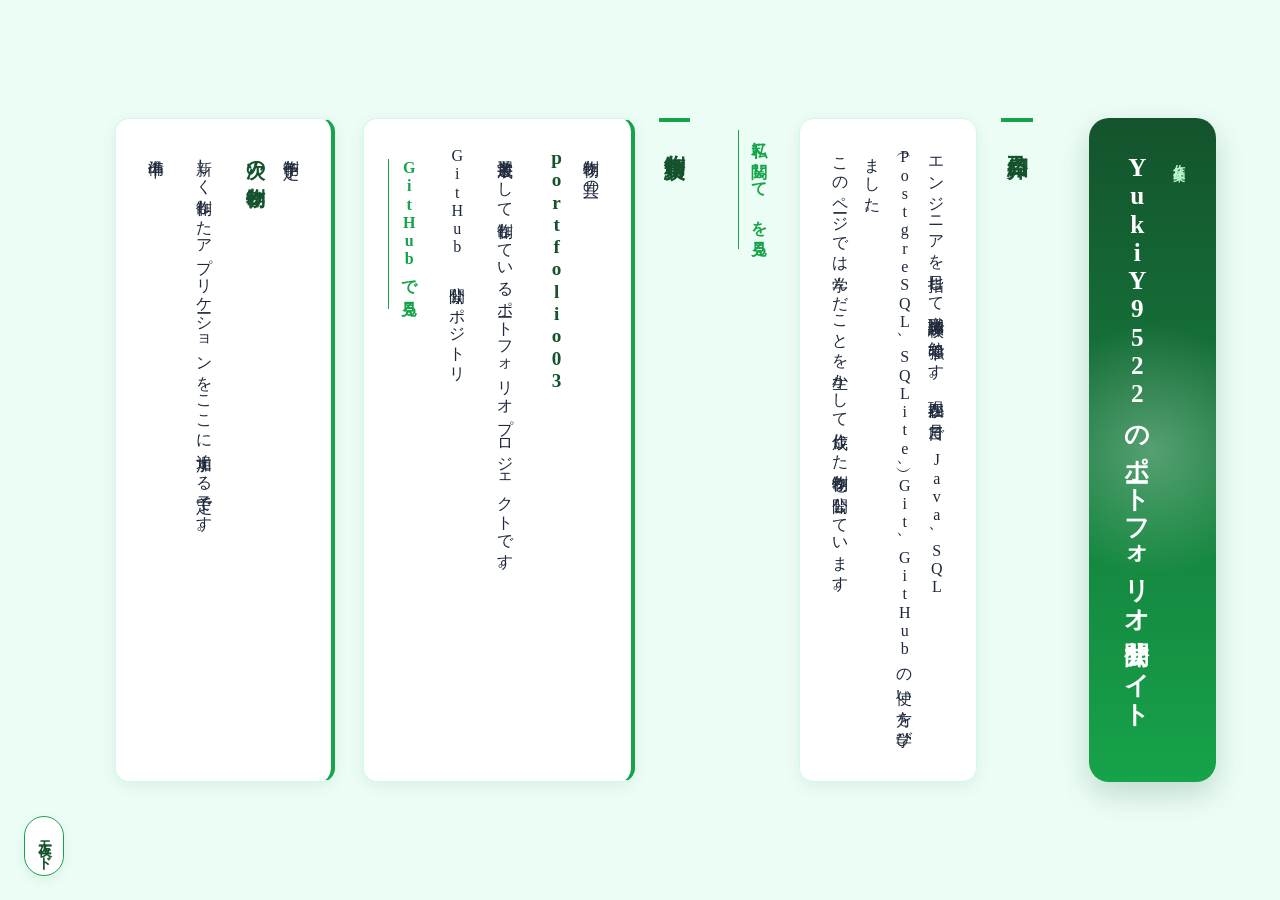
<file: index.html>
<!DOCTYPE html>
<html lang="ja">
<head>
    <meta charset="UTF-8">
    <meta name="viewport" content="width=device-width, initial-scale=1.0">
    <title>ポートフォリオ公開サイト</title>
    <link rel="stylesheet" href="css/style.css">
    <script src="js/main.js" defer></script>
</head>
<body>

    <header>
        <h1>YukiY9522のポートフォリオ公開サイト</h1>
    </header>

    <main>
        <section class="reveal">
            <h2>自己紹介</h2>
            <p>
                エンジニアを目指して職業訓練校で勉強中です。現在四か月目で、Java、SQL（PostgreSQL、SQLite）、Git、GitHubの使い方を学びました。<br>
                このページでは学んだことを生かして作成した制作物を公開しています。
            </p>
			
			<a href="aboutme.html">私に関して を見る</a>
        </section>

        <section class="reveal">
            <h2>制作実績</h2>

            <article class="portfolio-card reveal">
                <span class="project-label">制作物 其の一</span>
                <h3>portfolio03</h3>
                <p>学習成果として制作しているポートフォリオプロジェクトです。</p>
                <p>GitHub 公開リポジトリ</p>
                <a href="https://github.com/YukiY9522/portfolio03" target="_blank" rel="noopener noreferrer">GitHubで見る</a>
            </article>

            <article class="portfolio-card reveal">
                <span class="project-label">制作予定</span>
                <h3>次の制作物</h3>
                <p>新しく制作したアプリケーションをここに追加する予定です。</p>
                <span class="status-badge">準備中</span>
            </article>
        </section>
    </main>

    <button id="themeToggle" type="button" aria-pressed="false">夜モード</button>

</body>
</html>
</file>
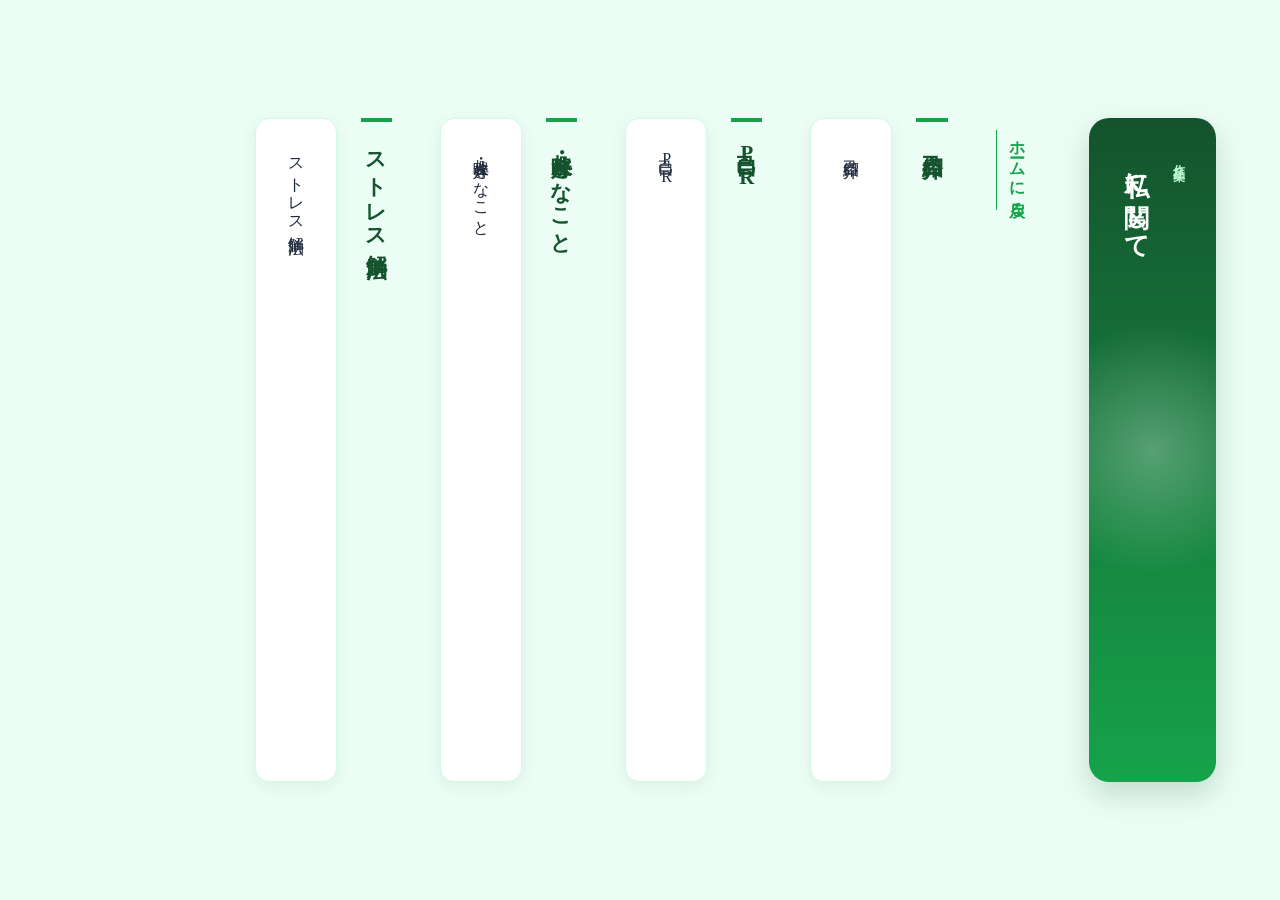
<file: aboutme.html>
<!DOCTYPE html>
<html lang="ja">

<head>
	<meta charset="UTF-8">
	<meta name="viewport" content="width=device-width, initial-scale=1.0">
	<title>私に関して | ポートフォリオ公開サイト</title>
	<link rel="stylesheet" href="css/style.css">
</head>

<body>
	<header>
		<h1>私に関して</h1>
		<nav aria-label="ページナビゲーション">
			<a href="index.html">ホームに戻る</a>
		</nav>
	</header>
	<main>
		<section>
			<h2>自己紹介</h2>
			<p>自己紹介</p>
		</section>
		<section>
			<h2>自己PR</h2>
			<p>自己PR</p>
		</section>
		<section>
			<h2>趣味・好きなこと</h2>
			<p>趣味・好きなこと</p>
		</section>
		<section>
			<h2>ストレス解消法</h2>
			<p>ストレス解消法</p>
		</section>
	</main>
</body>

</html>
</file>
<file: css/style.css>
@charset "UTF-8";

/* 変数定義（ライトモード：柔らかな抹茶・若草色ベース） */
:root {
    --bg-color: #ecfdf5;
    --card-bg: #ffffff;
    --text-main: #1e293b;
    --text-muted: #64748b;
    --green-dark: #14532d;
    --green-main: #16a34a;
    --green-light: #bbf7d0;
    --border-color: #d1fae5;
    --shadow-color: rgba(20, 83, 45, 0.08);
}

/* ダークモード（夜モード：深い森・墨緑ベース） */
html.dark {
    --bg-color: #061810;
    --card-bg: #0c261a;
    --text-main: #e2e8f0;
    --text-muted: #94a3b8;
    --green-dark: #86efac;
    --green-main: #22c55e;
    --green-light: #14532d;
    --border-color: #14532d;
    --shadow-color: rgba(0, 0, 0, 0.4);
}

* {
    box-sizing: border-box;
}

/* ページ全体を右から左への縦書きレイアウトに設定 */
html {
    height: 100%;
    writing-mode: vertical-rl;
    text-orientation: upright;
    background-color: var(--bg-color);
    transition: background-color 0.4s ease, color 0.4s ease;
}

/* コンテンツを画面の高さ中央に配置し、横方向へ流す */
body {
    height: 100vh;
    max-height: 760px;
    margin: auto 0;
    padding: 48px 64px;

    font-family: "Hiragino Mincho ProN", "Yu Mincho", "YuGothic",
        "Hiragino Kaku Gothic ProN", Meiryo, serif;
    color: var(--text-main);
    line-height: 2;
    letter-spacing: 0.08em;
}

/* 英数字を縦書き内で自然に読める向きに整える */
h1, h2, h3, a, button {
    text-combine-upright: none;
}

/* サイトのタイトル（マウス追従の光エフェクト対応） */
h1 {
    position: relative;
    overflow: hidden;
    margin: 0 0 0 56px;
    padding: 36px 28px;
    border-radius: 20px;

    background: linear-gradient(180deg, #14532d, #16a34a);
    box-shadow: 0 12px 30px rgba(20, 83, 45, 0.2);

    color: #ffffff;
    font-size: clamp(1.4rem, 2.8vh, 1.9rem);
    line-height: 1.6;
}

/* JSの --mouse-x / --mouse-y に反応する光のオーラ */
h1::after {
    content: "";
    position: absolute;
    inset: 0;
    pointer-events: none;
    background: radial-gradient(
        circle 180px at var(--mouse-x, 50%) var(--mouse-y, 50%),
        rgba(255, 255, 255, 0.28),
        transparent 70%
    );
}

/* タイトルの右上に添える小さなラベル（英語から日本語へ変更） */
h1::before {
    content: "作品集";
    display: block;
    margin-left: 12px;

    color: #bbf7d0;
    font-size: 0.75rem;
    font-weight: 600;
    letter-spacing: 0.25em;
}


/* 「Introduce」「Portfolio」の見出し */
h2 {
    margin: 0 48px 0 24px;
    padding-top: 16px;
    border-top: 4px solid var(--green-main);

    color: var(--green-dark);
    font-size: 1.3rem;
    line-height: 1.5;
}

/* 自己紹介文などの白いカード */
p {
    margin: 0 0 0 24px;
    padding: 28px 24px;

    border: 1px solid var(--border-color);
    border-radius: 14px;
    background-color: var(--card-bg);
    box-shadow: 0 4px 16px var(--shadow-color);
}

/* 作品紹介用のカード（article や section に .portfolio-card を想定） */
.portfolio-card {
    margin: 0 0 0 28px;
    padding: 28px 24px;
    border: 1px solid var(--border-color);
    border-right: 4px solid var(--green-main);
    border-radius: 14px;
    background-color: var(--card-bg);
    box-shadow: 0 4px 16px var(--shadow-color);
}

.portfolio-card h3 {
    margin: 0 0 0 16px;
    color: var(--green-dark);
    font-size: 1.2rem;
}

/* カード内の段落は二重枠にならないようリセット */
.portfolio-card p {
    margin: 0 0 0 16px;
    padding: 0;
    border: none;
    background: transparent;
    box-shadow: none;
}

/* リンク（GitHubで見る → など） */
a {
    display: inline-block;
    margin-top: 12px;
    color: var(--green-main);
    font-weight: 600;
    text-decoration: none;
    border-left: 1px solid var(--green-main);
    padding-left: 4px;
}

a:hover {
    color: var(--green-dark);
    border-left-width: 2px;
}

a:focus-visible {
    outline: 3px solid var(--green-main);
    outline-offset: 4px;
}

/* JSの .reveal アニメーション用（右から左へフワッと出現） */
.js-enabled .reveal {
    opacity: 0;
    transform: translateX(24px);
    transition: opacity 0.7s ease, transform 0.7s ease;
}

.js-enabled .reveal.is-visible {
    opacity: 1;
    transform: translateX(0);
}

/* 昼夜モード切替ボタン（画面左下に固定） */
#themeToggle {
    position: fixed;
    left: 24px;
    bottom: 24px;
    z-index: 100;

    padding: 14px 10px;
    border: 1px solid var(--green-main);
    border-radius: 999px;
    background-color: var(--card-bg);
    color: var(--green-dark);
    font-family: inherit;
    font-size: 0.85rem;
    font-weight: 600;
    cursor: pointer;
    box-shadow: 0 4px 12px var(--shadow-color);
    transition: transform 0.2s ease, background-color 0.3s ease;
}

#themeToggle:hover {
    transform: translateY(-2px);
}

/* スマートフォンなど、画面が狭い場合は読みやすさ優先で横書きに戻す */
@media (max-width: 768px) {
    html {
        height: auto;
        writing-mode: horizontal-tb;
    }

    body {
        height: auto;
        max-height: none;
        padding: 28px 16px 80px;
    }

    h1 {
        margin: 0 0 32px;
        padding: 28px 20px;
    }

    h1::before {
        margin-left: 0;
        margin-bottom: 8px;
    }

    h2 {
        margin: 32px 0 16px;
        padding-top: 0;
        padding-left: 14px;
        border-top: none;
        border-left: 4px solid var(--green-main);
    }

    p,
    .portfolio-card {
        margin: 0 0 20px;
        padding: 20px;
    }

    .js-enabled .reveal {
        transform: translateY(20px);
    }

    .js-enabled .reveal.is-visible {
        transform: translateY(0);
    }
}
</file>
